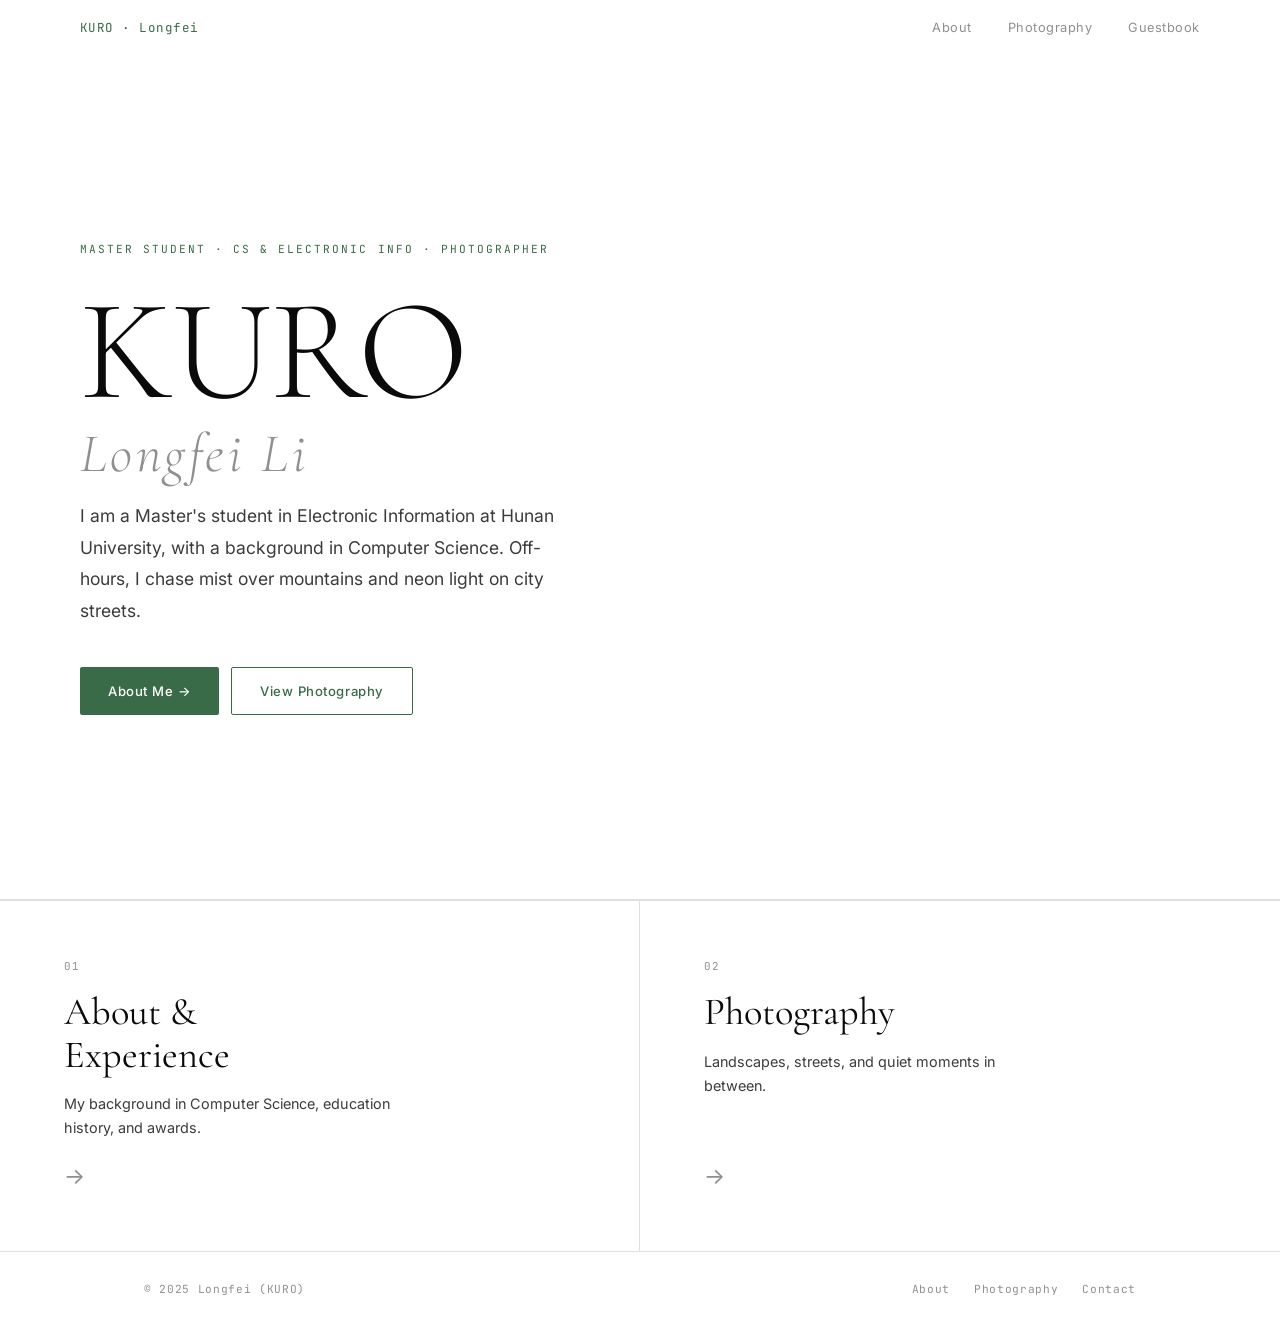
<file: index.html>
<!DOCTYPE html>
<html lang="en">
<head>
  <meta charset="UTF-8" />
  <meta name="viewport" content="width=device-width, initial-scale=1.0" />
  <title>KURO (Longfei Li) — CS & Electronic Info · Photographer</title>
  <meta name="description" content="KURO (Longfei Li) — Master Student in Electronic Information at Hunan University, photographer of landscapes and city streets." />
  <link rel="preconnect" href="https://fonts.googleapis.com" />
  <link rel="preconnect" href="https://fonts.gstatic.com" crossorigin />
  <link href="https://fonts.googleapis.com/css2?family=Cormorant+Garamond:ital,wght@0,300;0,400;0,600;1,300;1,400&family=Inter:wght@300;400;500&family=JetBrains+Mono:wght@300;400&display=swap" rel="stylesheet" />
  <link rel="stylesheet" href="css/style.css" />
</head>
<body>

  <nav id="navbar">
    <div class="nav-inner">
      <a href="index.html" class="nav-brand">KURO · Longfei</a>
      <div class="nav-links">
        <a href="about.html" class="nav-link">About</a>
        <a href="photography.html" class="nav-link">Photography</a>
        <a href="guestbook.html" class="nav-link">Guestbook</a>
      </div>
      <button class="hamburger" id="hamburger" aria-label="Menu"><span></span><span></span></button>
    </div>
  </nav>
  <div class="mobile-nav" id="mobileNav">
    <a href="about.html" class="mobile-link">About</a>
    <a href="photography.html" class="mobile-link">Photography</a>
    <a href="guestbook.html" class="mobile-link">Guestbook</a>
  </div>

  <!-- Hero -->
  <section id="hero">
    <div class="hero-inner">
      <p class="hero-eyebrow">Master Student · CS &amp; Electronic Info · Photographer</p>
      <h1 class="hero-name">
        KURO
        <span class="hero-name-cn">Longfei Li</span>
      </h1>
      <p class="hero-desc">
        I am a Master's student in Electronic Information at Hunan University, with a background in Computer Science. Off-hours, I chase mist over mountains and neon light on city streets.
      </p>
      <div class="hero-cta">
        <a href="about.html" class="btn btn-black">About Me →</a>
        <a href="photography.html" class="btn btn-outline">View Photography</a>
      </div>
    </div>
  </section>

  <!-- Navigation cards -->
  <div class="index-cards">
    <a href="about.html" class="index-card">
      <span class="card-number">01</span>
      <h2 class="card-title">About &<br/>Experience</h2>
      <p class="card-desc">My background in Computer Science, education history, and awards.</p>
      <span class="card-arrow">→</span>
    </a>
    <a href="photography.html" class="index-card">
      <span class="card-number">02</span>
      <h2 class="card-title">Photography</h2>
      <p class="card-desc">Landscapes, streets, and quiet moments in between.</p>
      <span class="card-arrow">→</span>
    </a>
  </div>

  <footer class="footer">
    <div class="container footer-inner">
      <p>© 2025 Longfei (KURO)</p>
      <nav class="footer-nav">
        <a href="about.html">About</a>
        <a href="photography.html">Photography</a>
        <a href="about.html#contact">Contact</a>
      </nav>
    </div>
  </footer>

  <script src="js/main.js"></script>
</body>
</html>
</file>
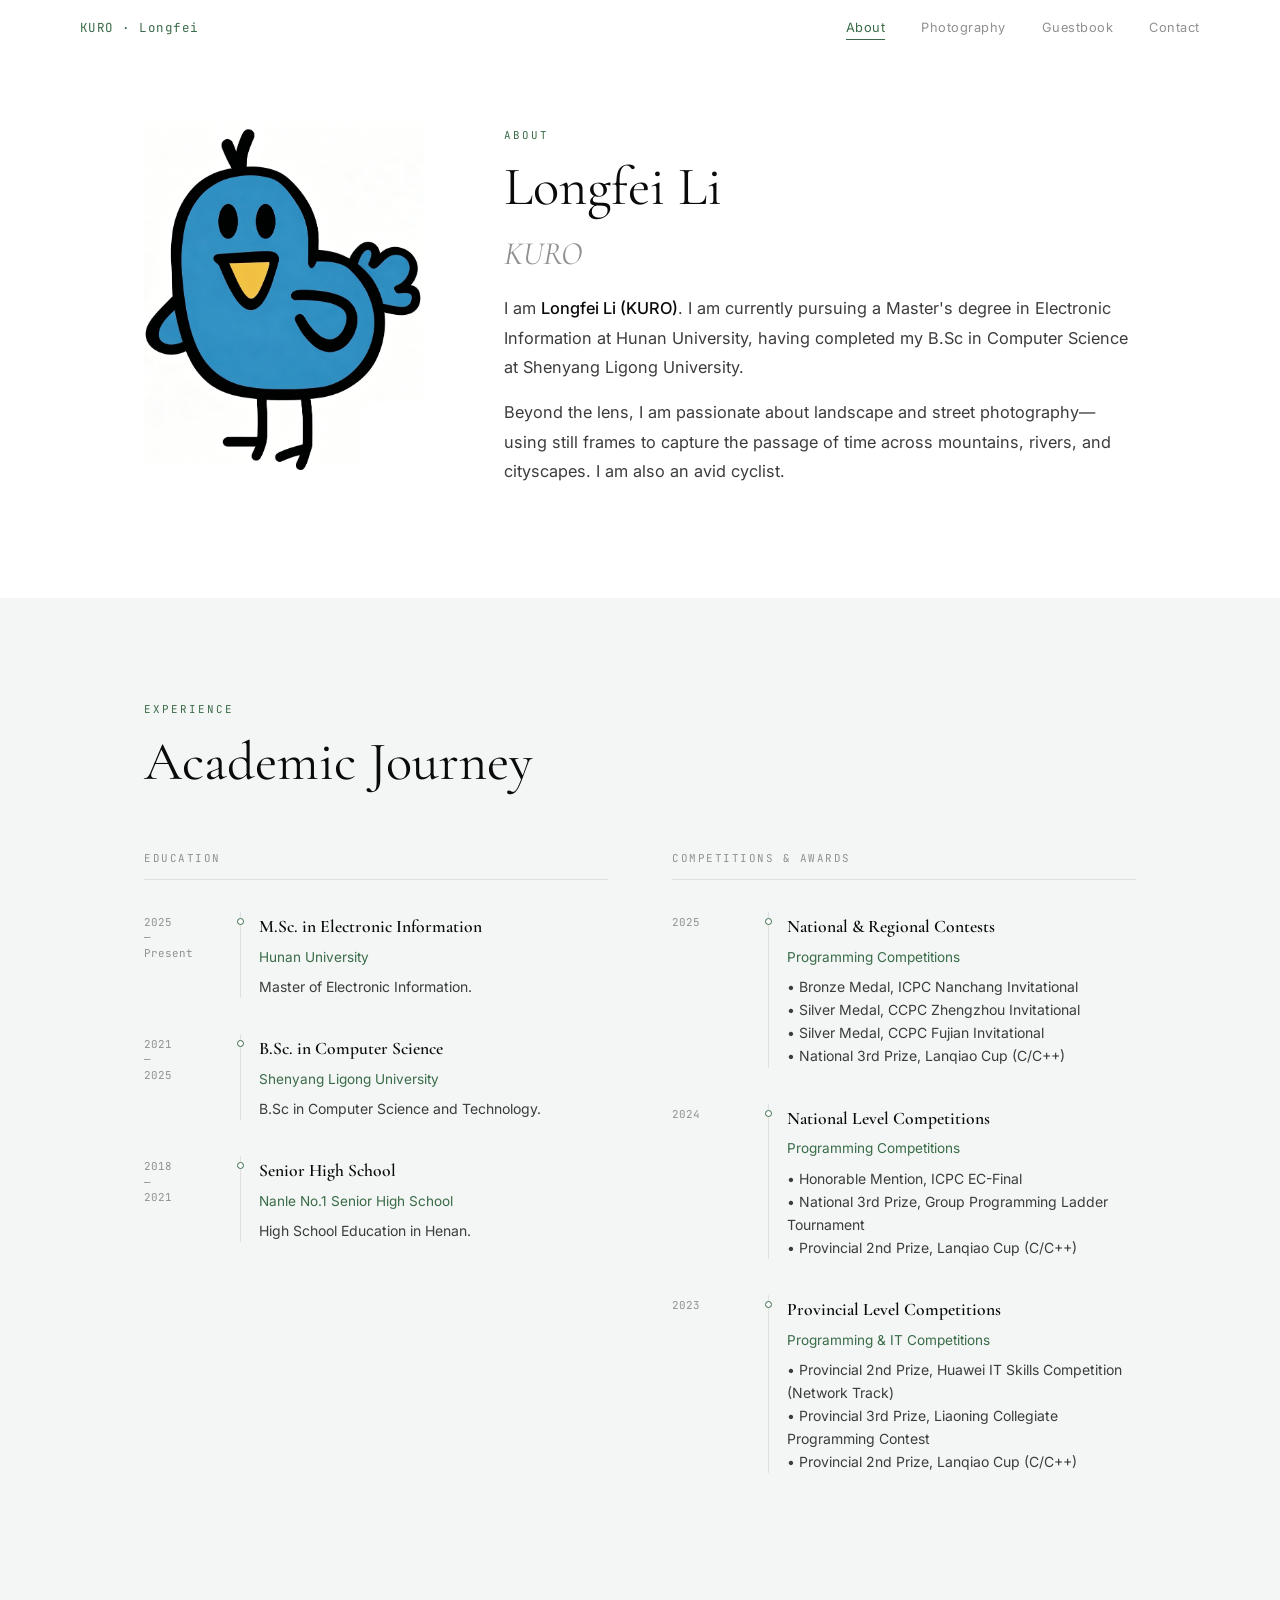
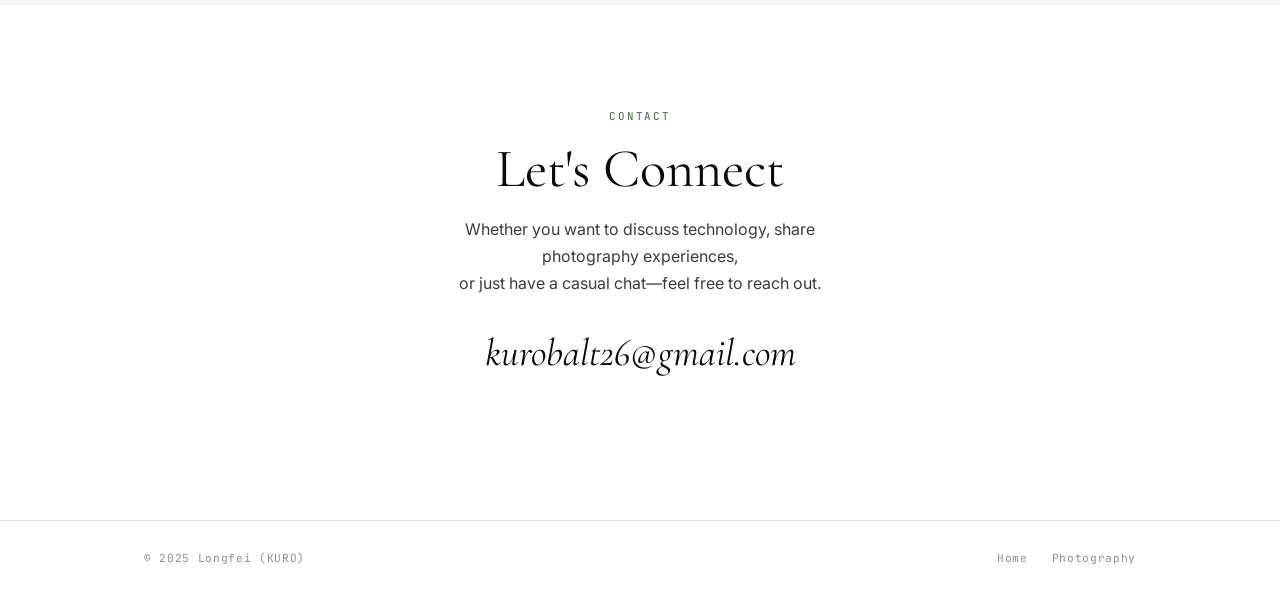
<file: about.html>
<!DOCTYPE html>
<html lang="en">

<head>
  <meta charset="UTF-8" />
  <meta name="viewport" content="width=device-width, initial-scale=1.0" />
  <title>About — KURO (Longfei Li)</title>
  <meta name="description"
    content="About KURO (Longfei Li) — CS & Electronic Info, biography and academic experience." />
  <link rel="preconnect" href="https://fonts.googleapis.com" />
  <link rel="preconnect" href="https://fonts.gstatic.com" crossorigin />
  <link
    href="https://fonts.googleapis.com/css2?family=Cormorant+Garamond:ital,wght@0,300;0,400;0,600;1,300;1,400&family=Inter:wght@300;400;500&family=JetBrains+Mono:wght@300;400&display=swap"
    rel="stylesheet" />
  <link rel="stylesheet" href="css/style.css" />
</head>

<body>

  <nav id="navbar">
    <div class="nav-inner">
      <a href="index.html" class="nav-brand">KURO · Longfei</a>
      <div class="nav-links">
        <a href="about.html" class="nav-link">About</a>
        <a href="photography.html" class="nav-link">Photography</a>
        <a href="guestbook.html" class="nav-link">Guestbook</a>
        <a href="#contact" class="nav-link">Contact</a>
      </div>
      <button class="hamburger" id="hamburger" aria-label="Menu"><span></span><span></span></button>
    </div>
  </nav>
  <div class="mobile-nav" id="mobileNav">
    <a href="about.html" class="mobile-link">About</a>
    <a href="photography.html" class="mobile-link">Photography</a>
    <a href="guestbook.html" class="mobile-link">Guestbook</a>
    <a href="#contact" class="mobile-link">Contact</a>
  </div>

  <!-- About -->
  <section class="section" style="padding-top: 120px;">
    <div class="container">
      <div class="about-grid">

        <div class="about-photo">
          <!-- ✏️ Replace src with your actual photo: images/profile.jpg -->
          <img src="assets/profile.jpeg" alt="Longfei (KURO)" loading="lazy" />
        </div>

        <div class="about-content fade-in">
          <span class="label">About</span>
          <h1 class="section-heading">Longfei Li<br /><em style="font-size:0.6em;color:var(--text-3);">KURO</em></h1>

          <p>
            I am <strong>Longfei Li (KURO)</strong>. I am currently pursuing a Master's degree in Electronic Information
            at Hunan University, having completed my B.Sc in Computer Science at Shenyang Ligong University.
          </p>
          <p>
            Beyond the lens, I am passionate about landscape and street photography—using still frames to capture the
            passage of time across mountains, rivers, and cityscapes. I am also an avid cyclist.
          </p>

        </div>

      </div>
    </div>
  </section>

  <!-- Experience -->
  <section class="section section-gray" id="experience">
    <div class="container">
      <span class="label">Experience</span>
      <h2 class="section-heading">Academic Journey</h2>

      <div class="timeline-cols" data-stagger>

        <div>
          <p class="tl-group-title">Education</p>

          <div class="tl-item fade-in">
            <div class="tl-year">2025<br />—<br />Present</div>
            <div class="tl-body">
              <h3 class="tl-title">M.Sc. in Electronic Information</h3>
              <p class="tl-org">Hunan University</p>
              <p class="tl-desc">Master of Electronic Information.</p>
            </div>
          </div>

          <div class="tl-item fade-in">
            <div class="tl-year">2021<br />—<br />2025</div>
            <div class="tl-body">
              <h3 class="tl-title">B.Sc. in Computer Science</h3>
              <p class="tl-org">Shenyang Ligong University</p>
              <p class="tl-desc">B.Sc in Computer Science and Technology.</p>
            </div>
          </div>

          <div class="tl-item fade-in">
            <div class="tl-year">2018<br />—<br />2021</div>
            <div class="tl-body">
              <h3 class="tl-title">Senior High School</h3>
              <p class="tl-org">Nanle No.1 Senior High School</p>
              <p class="tl-desc">High School Education in Henan.</p>
            </div>
          </div>
        </div>

        <div>
          <p class="tl-group-title">Competitions &amp; Awards</p>

          <div class="tl-item fade-in">
            <div class="tl-year">2025</div>
            <div class="tl-body">
              <h3 class="tl-title">National & Regional Contests</h3>
              <p class="tl-org">Programming Competitions</p>
              <p class="tl-desc">
                • Bronze Medal, ICPC Nanchang Invitational<br />
                • Silver Medal, CCPC Zhengzhou Invitational<br />
                • Silver Medal, CCPC Fujian Invitational<br />
                • National 3rd Prize, Lanqiao Cup (C/C++)
              </p>
            </div>
          </div>

          <div class="tl-item fade-in">
            <div class="tl-year">2024</div>
            <div class="tl-body">
              <h3 class="tl-title">National Level Competitions</h3>
              <p class="tl-org">Programming Competitions</p>
              <p class="tl-desc">
                • Honorable Mention, ICPC EC-Final<br />
                • National 3rd Prize, Group Programming Ladder Tournament<br />
                • Provincial 2nd Prize, Lanqiao Cup (C/C++)
              </p>
            </div>
          </div>

          <div class="tl-item fade-in">
            <div class="tl-year">2023</div>
            <div class="tl-body">
              <h3 class="tl-title">Provincial Level Competitions</h3>
              <p class="tl-org">Programming & IT Competitions</p>
              <p class="tl-desc">
                • Provincial 2nd Prize, Huawei IT Skills Competition (Network Track)<br />
                • Provincial 3rd Prize, Liaoning Collegiate Programming Contest<br />
                • Provincial 2nd Prize, Lanqiao Cup (C/C++)
              </p>
            </div>
          </div>
        </div>

      </div>
    </div>
  </section>

  <!-- Contact -->
  <section class="section" id="contact">
    <div class="container contact-inner fade-in">
      <span class="label">Contact</span>
      <h2 class="section-heading">Let's Connect</h2>
      <p style="font-size:1rem;color:var(--text-2);margin-bottom:0;">
        Whether you want to discuss technology, share photography experiences,<br />
        or just have a casual chat—feel free to reach out.
      </p>
      <a href="mailto:kurobalt26@gmail.com" class="contact-email">kurobalt26@gmail.com</a>
    </div>
  </section>

  <footer class="footer">
    <div class="container footer-inner">
      <p>© 2025 Longfei (KURO)</p>
      <nav class="footer-nav">
        <a href="index.html">Home</a>
        <a href="photography.html">Photography</a>
      </nav>
    </div>
  </footer>

  <script src="js/main.js"></script>
</body>

</html>
</file>
<file: css/style.css>
/* ================================================================
   style.css — KURO Personal Homepage
   Design: Monochrome · Editorial · Academic
   ================================================================ */

*, *::before, *::after { box-sizing: border-box; margin: 0; padding: 0; }

:root {
  --bg:       #FFFFFF;
  --bg-2:     #F3F6F4;
  --bg-3:     #E8EEE9;
  --text:     #0A0A0A;
  --text-2:   #3C3C3C;
  --text-3:   #909090;
  --border:   #E0E0E0;
  --black:    #0A0A0A;
  --white:    #FFFFFF;
  --green:    #3A6B48;
  --green-h:  #2D5438;
  --green-lt: #EEF5F1;

  --serif: 'Cormorant Garamond', 'EB Garamond', Georgia, serif;
  --sans:  'Inter', system-ui, sans-serif;
  --mono:  'JetBrains Mono', monospace;

  --max-w:  1120px;
  --pad-x:  clamp(20px, 5vw, 64px);
  --ease:   cubic-bezier(0.4, 0, 0.2, 1);
}

html { scroll-behavior: smooth; font-size: 16px; }

body {
  font-family: var(--sans);
  background: var(--bg);
  color: var(--text);
  line-height: 1.7;
  -webkit-font-smoothing: antialiased;
}

img { display: block; max-width: 100%; }
a   { color: inherit; text-decoration: none; }
button { cursor: pointer; border: none; background: none; font: inherit; }

/* ── Layout helpers ── */
.container {
  max-width: var(--max-w);
  margin: 0 auto;
  padding: 0 var(--pad-x);
}
.section       { padding: 96px 0; }
.section-dark  { background: var(--black); color: var(--white); }
.section-gray  { background: var(--bg-2); }

/* ── Typography helpers ── */
.label {
  display: inline-block;
  font-family: var(--mono);
  font-size: 0.68rem;
  letter-spacing: 0.18em;
  text-transform: uppercase;
  color: var(--green);
  margin-bottom: 14px;
}
.section-heading {
  font-family: var(--serif);
  font-size: clamp(2.2rem, 5vw, 3.4rem);
  font-weight: 400;
  line-height: 1.1;
  margin-bottom: 16px;
}
.section-sub {
  font-size: 1rem;
  color: var(--text-2);
  max-width: 520px;
  margin-bottom: 48px;
}

/* ── Scroll animation ── */
.fade-in {
  opacity: 0;
  transform: translateY(18px);
  transition: opacity 0.6s var(--ease), transform 0.6s var(--ease);
}
.fade-in.visible { opacity: 1; transform: none; }

/* ── Buttons ── */
.btn {
  display: inline-flex;
  align-items: center;
  gap: 8px;
  padding: 12px 28px;
  font-size: 0.82rem;
  font-weight: 500;
  letter-spacing: 0.04em;
  border-radius: 2px;
  transition: background 0.2s, color 0.2s, transform 0.2s;
}
.btn-black { background: var(--green); color: var(--white); }
.btn-black:hover { background: var(--green-h); transform: translateY(-1px); }
.btn-outline { border: 1px solid var(--green); color: var(--green); }
.btn-outline:hover { background: var(--green); color: var(--white); transform: translateY(-1px); }

/* ── Chips ── */
.chip {
  display: inline-flex;
  align-items: center;
  padding: 7px 18px;
  border: 1px solid var(--border);
  border-radius: 2px;
  font-size: 0.8rem;
  color: var(--text-2);
  transition: border-color 0.2s, color 0.2s, background 0.2s;
}
.chip:hover { border-color: var(--green); color: var(--green); background: var(--green-lt); }

/* ================================================================
   NAV
   ================================================================ */
#navbar {
  position: fixed;
  top: 0; left: 0; right: 0;
  z-index: 100;
  height: 56px;
  padding: 0 var(--pad-x);
  background: rgba(255,255,255,0.94);
  backdrop-filter: blur(10px);
  -webkit-backdrop-filter: blur(10px);
  border-bottom: 1px solid transparent;
  transition: border-color 0.3s;
}
#navbar.scrolled { border-color: var(--border); }

.nav-inner {
  max-width: var(--max-w);
  margin: 0 auto;
  height: 100%;
  display: flex;
  align-items: center;
  justify-content: space-between;
}

.nav-brand {
  font-family: var(--mono);
  font-size: 0.78rem;
  letter-spacing: 0.12em;
  font-weight: 400;
  color: var(--green);
  transition: opacity 0.2s;
}
.nav-brand:hover { opacity: 0.65; }

.nav-links { display: flex; gap: 36px; }
.nav-link {
  font-size: 0.8rem;
  font-weight: 400;
  color: var(--text-3);
  letter-spacing: 0.04em;
  transition: color 0.2s;
  position: relative;
}
.nav-link:hover, .nav-link.active { color: var(--green); }
.nav-link.active::after {
  content: '';
  position: absolute;
  bottom: -2px; left: 0; right: 0;
  height: 1px;
  background: var(--green);
}

/* Hamburger */
.hamburger {
  display: none;
  flex-direction: column;
  gap: 5px;
  width: 20px;
}
.hamburger span {
  height: 1px;
  background: var(--black);
  display: block;
  transition: 0.3s var(--ease);
}
.hamburger.open span:first-child { transform: rotate(45deg) translate(4px, 4px); }
.hamburger.open span:last-child  { transform: rotate(-45deg) translate(4px, -4px); }

/* Mobile nav */
.mobile-nav {
  position: fixed;
  top: 56px; left: 0; right: 0;
  background: var(--white);
  border-bottom: 1px solid var(--border);
  z-index: 99;
  padding: 12px 0 20px;
  transform: translateY(-110%);
  transition: transform 0.3s var(--ease);
}
.mobile-nav.open { transform: translateY(0); }
.mobile-link {
  display: block;
  padding: 12px var(--pad-x);
  font-size: 0.9rem;
  color: var(--text-2);
}

/* ================================================================
   INDEX PAGE — Hero
   ================================================================ */
#hero {
  min-height: 100svh;
  display: flex;
  flex-direction: column;
  justify-content: center;
  padding: 56px var(--pad-x) 0;
  border-bottom: 1px solid var(--border);
}
.hero-inner {
  max-width: var(--max-w);
  margin: 0 auto;
  width: 100%;
}
.hero-eyebrow {
  font-family: var(--mono);
  font-size: 0.7rem;
  letter-spacing: 0.18em;
  text-transform: uppercase;
  color: var(--green);
  margin-bottom: 24px;
  animation: fadeUp 0.8s var(--ease) 0.1s both;
}
.hero-name {
  font-family: var(--serif);
  font-size: clamp(4rem, 12vw, 9rem);
  font-weight: 300;
  line-height: 0.95;
  letter-spacing: -0.01em;
  color: var(--black);
  margin-bottom: 20px;
  animation: fadeUp 0.8s var(--ease) 0.2s both;
}
.hero-name-cn {
  display: block;
  font-size: 0.38em;
  color: var(--text-3);
  letter-spacing: 0.06em;
  margin-top: 8px;
  font-style: italic;
}
.hero-desc {
  font-size: clamp(0.95rem, 1.6vw, 1.1rem);
  color: var(--text-2);
  max-width: 480px;
  margin-bottom: 40px;
  line-height: 1.8;
  animation: fadeUp 0.8s var(--ease) 0.35s both;
}
.hero-desc em { color: var(--green); font-style: normal; font-weight: 500; }
.hero-cta {
  display: flex;
  gap: 12px;
  flex-wrap: wrap;
  animation: fadeUp 0.8s var(--ease) 0.5s both;
}

/* Index — Section cards */
.index-cards {
  display: grid;
  grid-template-columns: 1fr 1fr;
  border-top: 1px solid var(--border);
}
.index-card {
  padding: 56px var(--pad-x);
  border-right: 1px solid var(--border);
  display: flex;
  flex-direction: column;
  gap: 16px;
  transition: background 0.25s;
  cursor: pointer;
  text-decoration: none;
  color: inherit;
}
.index-card:last-child { border-right: none; }
.index-card:hover { background: var(--bg-2); }
.card-number {
  font-family: var(--mono);
  font-size: 0.68rem;
  color: var(--text-3);
  letter-spacing: 0.12em;
}
.card-title {
  font-family: var(--serif);
  font-size: clamp(1.6rem, 3vw, 2.4rem);
  font-weight: 400;
  line-height: 1.1;
}
.card-desc { font-size: 0.9rem; color: var(--text-2); max-width: 340px; }
.card-arrow {
  font-size: 1.4rem;
  margin-top: auto;
  color: var(--text-3);
  transition: transform 0.2s, color 0.2s;
}
.index-card:hover .card-arrow { transform: translateX(6px); color: var(--green); }

/* ================================================================
   ABOUT PAGE
   ================================================================ */
.about-grid {
  display: grid;
  grid-template-columns: 280px 1fr;
  gap: 80px;
  align-items: start;
}
.about-photo {
  aspect-ratio: 4/5;
  overflow: hidden;
  border-radius: 2px;
  background: var(--bg-2);
}
.about-photo img {
  width: 100%; height: 100%;
  object-fit: cover;
  transition: transform 0.5s var(--ease);
  filter: grayscale(20%);
}
.about-photo:hover img { transform: scale(1.03); }
.about-content p {
  font-size: 1.02rem;
  color: var(--text-2);
  margin-bottom: 16px;
  line-height: 1.8;
}
.about-content strong { color: var(--text); font-weight: 500; }
.about-links { display: flex; flex-wrap: wrap; gap: 8px; margin-top: 28px; }

/* Timeline */
.timeline-cols {
  display: grid;
  grid-template-columns: 1fr 1fr;
  gap: 64px;
  margin-top: 56px;
}
.tl-group-title {
  font-family: var(--mono);
  font-size: 0.68rem;
  letter-spacing: 0.14em;
  text-transform: uppercase;
  color: var(--text-3);
  padding-bottom: 12px;
  border-bottom: 1px solid var(--border);
  margin-bottom: 32px;
}
.tl-item {
  display: grid;
  grid-template-columns: 80px 1fr;
  gap: 16px;
  margin-bottom: 36px;
}
.tl-year {
  font-family: var(--mono);
  font-size: 0.68rem;
  color: var(--text-3);
  padding-top: 3px;
  line-height: 1.4;
}
.tl-body { 
  border-left: 1px solid var(--border); 
  padding-left: 18px; 
  position: relative;
}
.tl-body::before {
  content: '';
  position: absolute;
  left: -4px; /* center the 7px dot on the 1px border */
  top: 6px;
  width: 7px;
  height: 7px;
  background: var(--bg);
  border: 1.5px solid var(--green);
  border-radius: 50%;
}
.tl-title {
  font-family: var(--serif);
  font-size: 1.1rem;
  font-weight: 600;
  margin-bottom: 4px;
}
.tl-org { font-size: 0.85rem; color: var(--green); margin-bottom: 6px; }
.tl-desc { font-size: 0.875rem; color: var(--text-2); line-height: 1.65; }
.pub-tags { display: flex; gap: 6px; margin-top: 10px; }
.pub-tag {
  font-family: var(--mono);
  font-size: 0.65rem;
  padding: 3px 10px;
  border: 1px solid var(--border);
  border-radius: 2px;
  color: var(--text-3);
  transition: border-color 0.2s, color 0.2s;
}
.pub-tag:hover { border-color: var(--green); color: var(--green); }

/* ================================================================
   PHOTOGRAPHY PAGE — Editorial grid (Hasselblad-inspired)
   ================================================================ */
.photo-page-header {
  padding: 100px var(--pad-x) 48px;
  border-bottom: 1px solid var(--border);
}
.photo-page-header .container {
  display: flex;
  align-items: flex-end;
  justify-content: space-between;
  gap: 24px;
  flex-wrap: wrap;
}

/* Filters */
.filter-bar {
  display: flex;
  gap: 0;
  border: 1px solid var(--border);
  border-radius: 2px;
  overflow-x: auto;
  overflow-y: hidden;
  -webkit-overflow-scrolling: touch;
  max-width: 100%;
  scrollbar-width: none;
}
.filter-bar::-webkit-scrollbar {
  display: none;
}
.filter-btn {
  flex: 0 0 auto;
  padding: 8px 20px;
  font-size: 0.78rem;
  font-family: var(--mono);
  letter-spacing: 0.06em;
  color: var(--text-3);
  border-right: 1px solid var(--border);
  transition: background 0.2s, color 0.2s;
}
.filter-btn:last-child { border-right: none; }
.filter-btn:hover { background: var(--green-lt); color: var(--green); }
.filter-btn.active { background: var(--green); color: var(--white); }

/* ── Photo cards: horizontal list, uniform height ── */
.editorial-grid {
  display: flex;
  flex-direction: column;
  border-top: 1px solid var(--border);
}

.photo-card {
  display: grid;
  grid-template-columns: 360px 1fr;
  height: 280px;
  border-bottom: 1px solid var(--border);
  cursor: pointer;
  overflow: hidden;
  transition: background 0.2s;
}
.photo-card.feat {
  grid-template-columns: 480px 1fr;
  height: 340px;
}
.photo-card:hover { background: var(--bg-2); }

.photo-card__img {
  height: 100%;
  overflow: hidden;
  background: var(--bg-2);
  border-right: 1px solid var(--border);
  flex-shrink: 0;
}
.photo-card__img img {
  width: 100%;
  height: 100%;
  object-fit: cover;
  display: block;
  transition: transform 0.6s var(--ease);
  filter: grayscale(10%);
}
.photo-card:hover .photo-card__img img { transform: scale(1.04); filter: grayscale(0%); }

/* Caption — right side */
.photo-card__caption {
  padding: 28px 36px;
  display: flex;
  flex-direction: column;
  gap: 6px;
  overflow: hidden;
}
.photo-card__meta {
  display: flex;
  align-items: center;
  justify-content: space-between;
  margin-bottom: 6px;
}
.photo-card__date {
  font-family: var(--mono);
  font-size: 0.65rem;
  color: var(--text-3);
  letter-spacing: 0.1em;
}
.photo-card__cat {
  font-family: var(--mono);
  font-size: 0.65rem;
  color: var(--green);
  letter-spacing: 0.1em;
  text-transform: uppercase;
}
.photo-card__title {
  font-family: var(--serif);
  font-size: clamp(1.4rem, 2.2vw, 1.9rem);
  font-weight: 400;
  line-height: 1.1;
}
.photo-card.feat .photo-card__title { font-size: clamp(1.6rem, 2.8vw, 2.4rem); }
.photo-card__title-en {
  font-family: var(--serif);
  font-size: 0.85rem;
  color: var(--text-3);
  font-style: italic;
  display: block;
}
.photo-card__location {
  font-family: var(--mono);
  font-size: 0.68rem;
  color: var(--text-3);
  letter-spacing: 0.06em;
  margin-top: 4px;
}
.photo-card__desc {
  font-size: 0.875rem;
  color: var(--text-2);
  line-height: 1.75;
  margin-top: 4px;
  overflow: hidden;
  display: -webkit-box;
  -webkit-line-clamp: 3;
  -webkit-box-orient: vertical;
}


/* No results */
.no-results {
  grid-column: 1 / -1;
  padding: 80px 0;
  text-align: center;
  font-family: var(--mono);
  font-size: 0.8rem;
  color: var(--text-3);
  letter-spacing: 0.1em;
}

/* ================================================================
   LIGHTBOX
   ================================================================ */
.lb-overlay {
  position: fixed; inset: 0;
  background: rgba(5,5,5,0.95);
  z-index: 200;
  opacity: 0; pointer-events: none;
  transition: opacity 0.3s;
}
.lb-overlay.open { opacity: 1; pointer-events: all; }

.lightbox {
  position: fixed; inset: 0;
  z-index: 201;
  display: flex; align-items: center; justify-content: center;
  padding: 48px;
  opacity: 0; pointer-events: none;
  transition: opacity 0.3s;
}
.lightbox.open { opacity: 1; pointer-events: all; }

.lb-stage { display: flex; flex-direction: column; align-items: center; max-width: 92vw; }
#lbImg {
  max-width: 88vw; max-height: 78vh;
  object-fit: contain;
  border-radius: 1px;
  transition: opacity 0.2s;
}
.lb-caption { margin-top: 20px; text-align: center; }
#lbTitle { font-family: var(--serif); font-size: 1.1rem; color: rgba(255,255,255,0.85); font-style: italic; display: block; }
.lb-loc { font-family: var(--mono); font-size: 0.68rem; color: rgba(255,255,255,0.4); letter-spacing: 0.1em; display: block; margin-top: 4px; }

.lb-close, .lb-prev, .lb-next {
  position: fixed;
  color: rgba(255,255,255,0.55);
  transition: color 0.2s;
  z-index: 202;
  font-size: 1.8rem;
  line-height: 1;
}
.lb-close:hover, .lb-prev:hover, .lb-next:hover { color: #fff; }
.lb-close { top: 20px; right: 24px; font-size: 1.6rem; }
.lb-prev { left: 20px; top: 50%; transform: translateY(-50%); }
.lb-next { right: 20px; top: 50%; transform: translateY(-50%); }

/* ================================================================
   CONTACT / FOOTER
   ================================================================ */
.contact-inner { text-align: center; max-width: 560px; margin: 0 auto; }
.contact-email {
  display: inline-block;
  font-family: var(--serif);
  font-size: clamp(1.4rem, 3.5vw, 2.4rem);
  font-style: italic;
  margin: 24px 0 36px;
  border-bottom: 1px solid transparent;
  transition: border-color 0.2s;
}
.contact-email:hover { border-color: var(--green); color: var(--green); }
.social-row { display: flex; justify-content: center; flex-wrap: wrap; gap: 8px; }
.social-chip {
  padding: 8px 20px;
  border: 1px solid var(--border);
  border-radius: 2px;
  font-size: 0.78rem;
  color: var(--text-3);
  transition: border-color 0.2s, color 0.2s;
}
.social-chip:hover { border-color: var(--green); color: var(--green); background: var(--green-lt); }

.footer {
  padding: 28px 0;
  border-top: 1px solid var(--border);
}
.footer-inner {
  display: flex; align-items: center;
  justify-content: space-between;
  flex-wrap: wrap; gap: 8px;
}
.footer p {
  font-family: var(--mono);
  font-size: 0.7rem;
  color: var(--text-3);
  letter-spacing: 0.06em;
}
.footer-nav { display: flex; gap: 24px; }
.footer-nav a { font-family: var(--mono); font-size: 0.7rem; color: var(--text-3); letter-spacing: 0.06em; }
.footer-nav a:hover { color: var(--green); }

/* ================================================================
   ANIMATIONS
   ================================================================ */
@keyframes fadeUp {
  from { opacity: 0; transform: translateY(18px); }
  to   { opacity: 1; transform: none; }
}

/* ================================================================
   RESPONSIVE
   ================================================================ */
@media (max-width: 860px) {
  .about-grid { grid-template-columns: 1fr; gap: 40px; }
  .about-photo { max-width: 260px; aspect-ratio: 1/1; }
  .timeline-cols { grid-template-columns: 1fr; gap: 40px; }
  .editorial-grid { border-top: none; }
  .photo-card { grid-template-columns: 1fr; height: auto; }
  .photo-card.feat { grid-template-columns: 1fr; height: auto; }
  .photo-card__img { height: 220px; border-right: none; border-bottom: 1px solid var(--border); }
  .photo-card__caption { padding: 20px 24px; }
  .index-cards { grid-template-columns: 1fr; }
  .index-card { border-right: none; border-bottom: 1px solid var(--border); }
  .photo-page-header .container { flex-direction: column; align-items: flex-start; }
}

@media (max-width: 600px) {
  .section { padding: 64px 0; }
  .nav-links { display: none; }
  .hamburger { display: flex; }
  .hero-cta { flex-direction: column; align-items: flex-start; }
  .lb-prev { left: 8px; }
  .lb-next { right: 8px; }
  .tl-item { grid-template-columns: 1fr; gap: 4px; }
  .tl-body { border-left: none; padding-left: 0; padding-top: 8px; border-top: 1px solid var(--border); }
  .lightbox { padding: 20px; }
}
</file>
